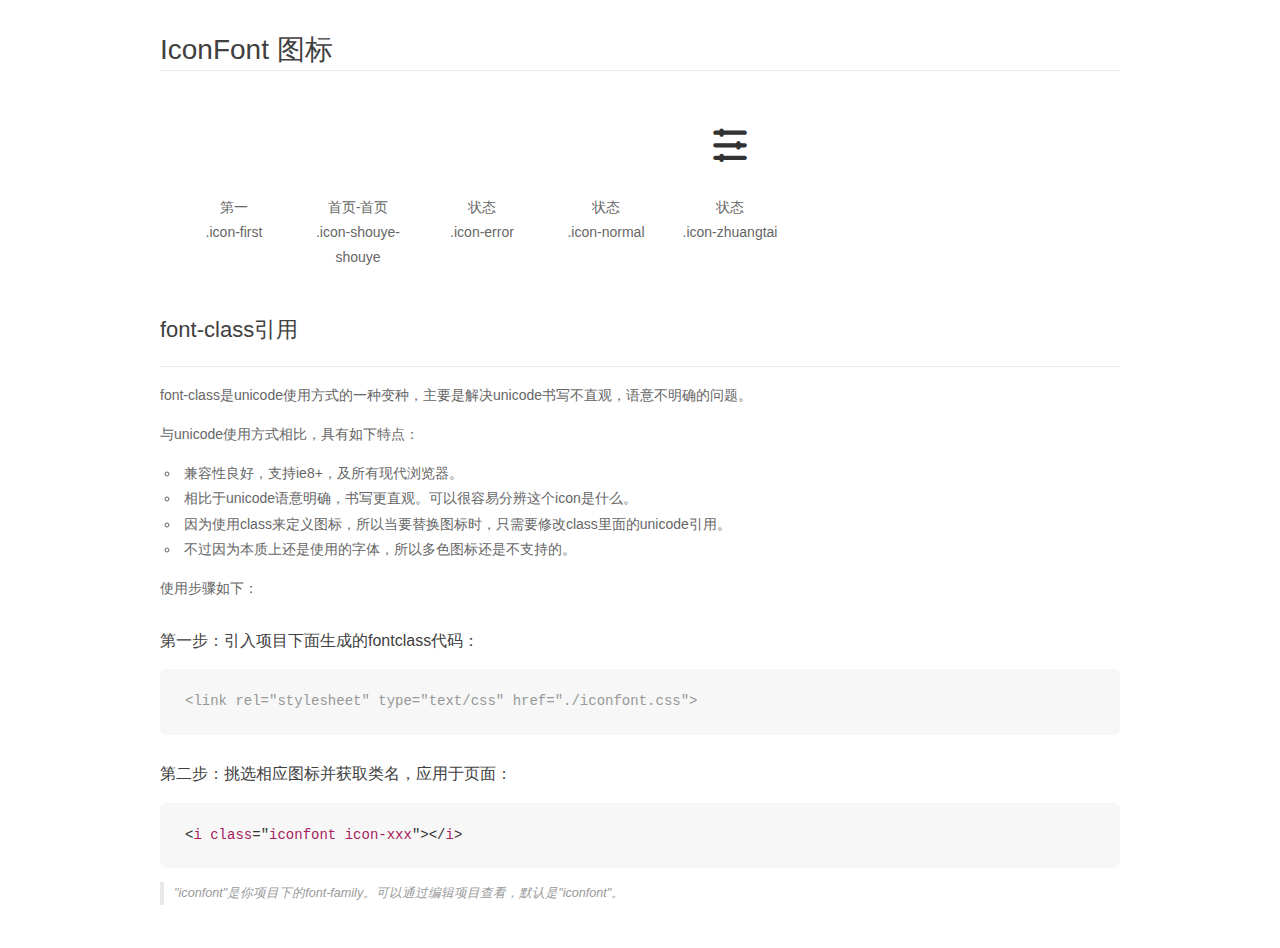
<file: libs/font_adao1rbxh1dfs9k9/demo_fontclass.html>
<!DOCTYPE html>
<html>
<head>
    <meta charset="utf-8"/>
    <title>IconFont</title>
    <link rel="stylesheet" href="demo.css">
    <link rel="stylesheet" href="iconfont.css">
</head>
<body>
    <div class="main markdown">
        <h1>IconFont 图标</h1>
        <ul class="icon_lists clear">
            
                <li>
                <i class="icon iconfont icon-first"></i>
                    <div class="name">第一</div>
                    <div class="fontclass">.icon-first</div>
                </li>
            
                <li>
                <i class="icon iconfont icon-shouye-shouye"></i>
                    <div class="name">首页-首页</div>
                    <div class="fontclass">.icon-shouye-shouye</div>
                </li>
            
                <li>
                <i class="icon iconfont icon-error"></i>
                    <div class="name">状态</div>
                    <div class="fontclass">.icon-error</div>
                </li>
            
                <li>
                <i class="icon iconfont icon-normal"></i>
                    <div class="name">状态</div>
                    <div class="fontclass">.icon-normal</div>
                </li>
            
                <li>
                <i class="icon iconfont icon-zhuangtai"></i>
                    <div class="name">状态</div>
                    <div class="fontclass">.icon-zhuangtai</div>
                </li>
            
        </ul>

        <h2 id="font-class-">font-class引用</h2>
        <hr>

        <p>font-class是unicode使用方式的一种变种，主要是解决unicode书写不直观，语意不明确的问题。</p>
        <p>与unicode使用方式相比，具有如下特点：</p>
        <ul>
        <li>兼容性良好，支持ie8+，及所有现代浏览器。</li>
        <li>相比于unicode语意明确，书写更直观。可以很容易分辨这个icon是什么。</li>
        <li>因为使用class来定义图标，所以当要替换图标时，只需要修改class里面的unicode引用。</li>
        <li>不过因为本质上还是使用的字体，所以多色图标还是不支持的。</li>
        </ul>
        <p>使用步骤如下：</p>
        <h3 id="-fontclass-">第一步：引入项目下面生成的fontclass代码：</h3>


        <pre><code class="lang-js hljs javascript"><span class="hljs-comment">&lt;link rel="stylesheet" type="text/css" href="./iconfont.css"&gt;</span></code></pre>
        <h3 id="-">第二步：挑选相应图标并获取类名，应用于页面：</h3>
        <pre><code class="lang-css hljs">&lt;<span class="hljs-selector-tag">i</span> <span class="hljs-selector-tag">class</span>="<span class="hljs-selector-tag">iconfont</span> <span class="hljs-selector-tag">icon-xxx</span>"&gt;&lt;/<span class="hljs-selector-tag">i</span>&gt;</code></pre>
        <blockquote>
        <p>"iconfont"是你项目下的font-family。可以通过编辑项目查看，默认是"iconfont"。</p>
        </blockquote>
    </div>
</body>
</html>
</file>
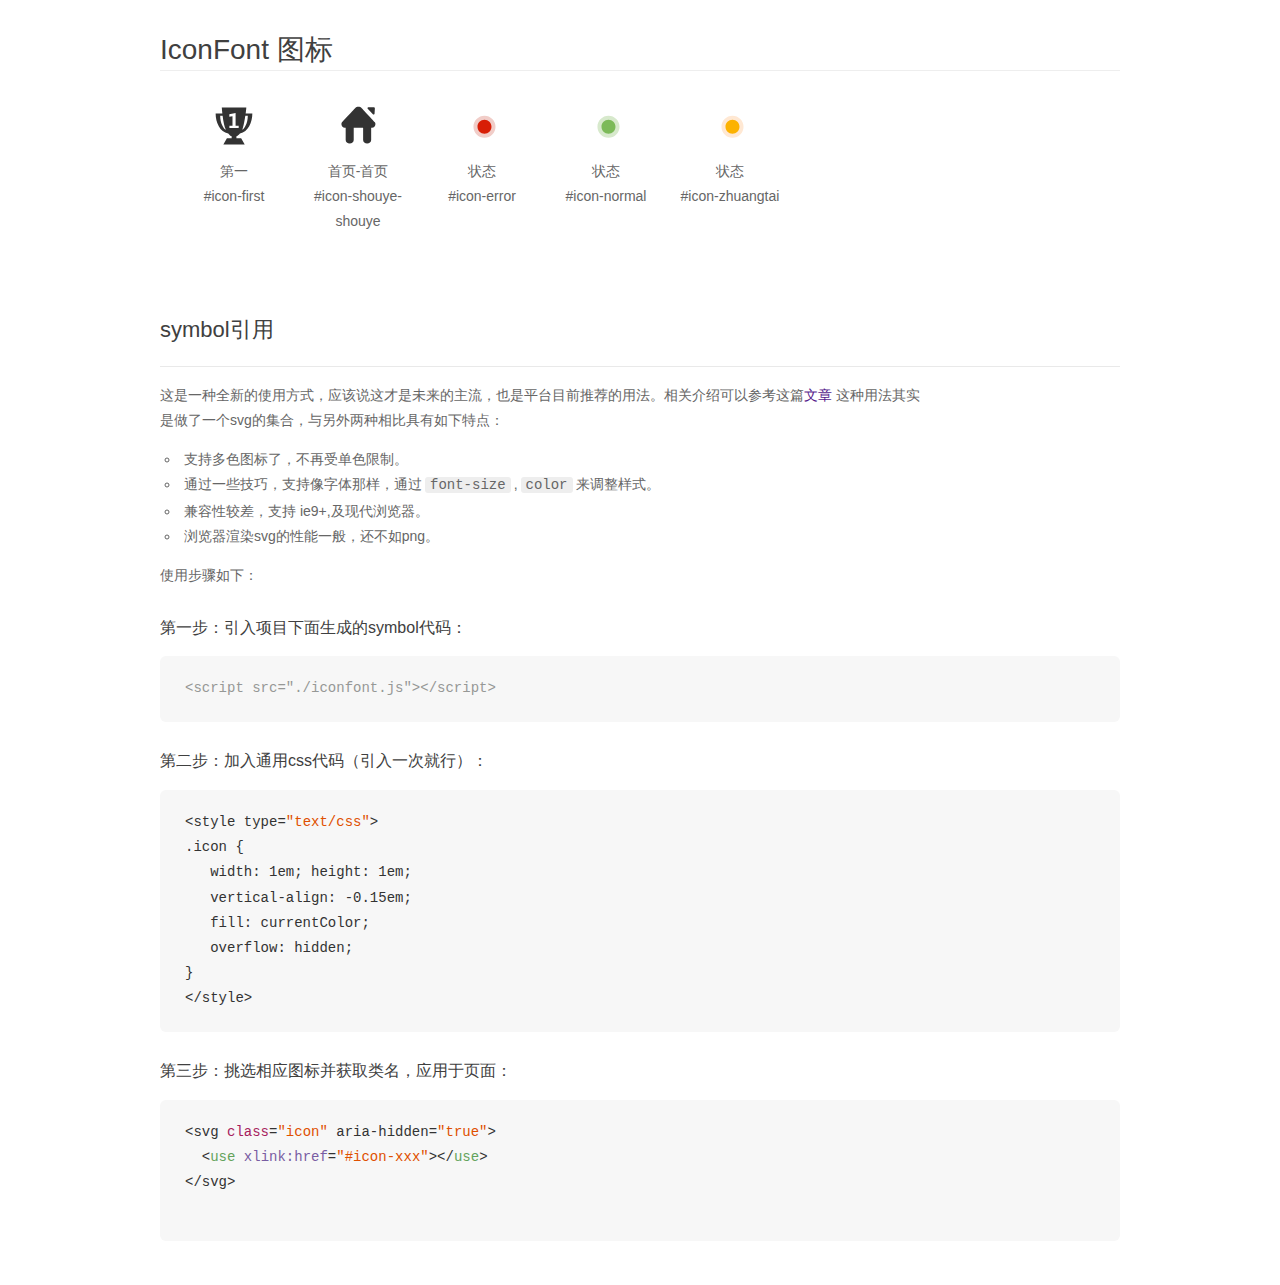
<file: libs/font_adao1rbxh1dfs9k9/demo_symbol.html>
<!DOCTYPE html>
<html>
<head>
    <meta charset="utf-8"/>
    <title>IconFont</title>
    <link rel="stylesheet" href="demo.css">
    <script src="iconfont.js"></script>

    <style type="text/css">
        .icon {
          /* 通过设置 font-size 来改变图标大小 */
          width: 1em; height: 1em;
          /* 图标和文字相邻时，垂直对齐 */
          vertical-align: -0.15em;
          /* 通过设置 color 来改变 SVG 的颜色/fill */
          fill: currentColor;
          /* path 和 stroke 溢出 viewBox 部分在 IE 下会显示
             normalize.css 中也包含这行 */
          overflow: hidden;
        }

    </style>
</head>
<body>
    <div class="main markdown">
        <h1>IconFont 图标</h1>
        <ul class="icon_lists clear">
            
                <li>
                    <svg class="icon" aria-hidden="true">
                        <use xlink:href="#icon-first"></use>
                    </svg>
                    <div class="name">第一</div>
                    <div class="fontclass">#icon-first</div>
                </li>
            
                <li>
                    <svg class="icon" aria-hidden="true">
                        <use xlink:href="#icon-shouye-shouye"></use>
                    </svg>
                    <div class="name">首页-首页</div>
                    <div class="fontclass">#icon-shouye-shouye</div>
                </li>
            
                <li>
                    <svg class="icon" aria-hidden="true">
                        <use xlink:href="#icon-error"></use>
                    </svg>
                    <div class="name">状态</div>
                    <div class="fontclass">#icon-error</div>
                </li>
            
                <li>
                    <svg class="icon" aria-hidden="true">
                        <use xlink:href="#icon-normal"></use>
                    </svg>
                    <div class="name">状态</div>
                    <div class="fontclass">#icon-normal</div>
                </li>
            
                <li>
                    <svg class="icon" aria-hidden="true">
                        <use xlink:href="#icon-zhuangtai"></use>
                    </svg>
                    <div class="name">状态</div>
                    <div class="fontclass">#icon-zhuangtai</div>
                </li>
            
        </ul>


        <h2 id="symbol-">symbol引用</h2>
        <hr>

        <p>这是一种全新的使用方式，应该说这才是未来的主流，也是平台目前推荐的用法。相关介绍可以参考这篇<a href="">文章</a>
        这种用法其实是做了一个svg的集合，与另外两种相比具有如下特点：</p>
        <ul>
          <li>支持多色图标了，不再受单色限制。</li>
          <li>通过一些技巧，支持像字体那样，通过<code>font-size</code>,<code>color</code>来调整样式。</li>
          <li>兼容性较差，支持 ie9+,及现代浏览器。</li>
          <li>浏览器渲染svg的性能一般，还不如png。</li>
        </ul>
        <p>使用步骤如下：</p>
        <h3 id="-symbol-">第一步：引入项目下面生成的symbol代码：</h3>
        <pre><code class="lang-js hljs javascript"><span class="hljs-comment">&lt;script src="./iconfont.js"&gt;&lt;/script&gt;</span></code></pre>
        <h3 id="-css-">第二步：加入通用css代码（引入一次就行）：</h3>
        <pre><code class="lang-js hljs javascript">&lt;style type=<span class="hljs-string">"text/css"</span>&gt;
.icon {
   width: <span class="hljs-number">1</span>em; height: <span class="hljs-number">1</span>em;
   vertical-align: <span class="hljs-number">-0.15</span>em;
   fill: currentColor;
   overflow: hidden;
}
&lt;<span class="hljs-regexp">/style&gt;</span></code></pre>
        <h3 id="-">第三步：挑选相应图标并获取类名，应用于页面：</h3>
        <pre><code class="lang-js hljs javascript">&lt;svg <span class="hljs-class"><span class="hljs-keyword">class</span></span>=<span class="hljs-string">"icon"</span> aria-hidden=<span class="hljs-string">"true"</span>&gt;<span class="xml"><span class="hljs-tag">
  &lt;<span class="hljs-name">use</span> <span class="hljs-attr">xlink:href</span>=<span class="hljs-string">"#icon-xxx"</span>&gt;</span><span class="hljs-tag">&lt;/<span class="hljs-name">use</span>&gt;</span>
</span>&lt;<span class="hljs-regexp">/svg&gt;
        </span></code></pre>
    </div>
</body>
</html>
</file>
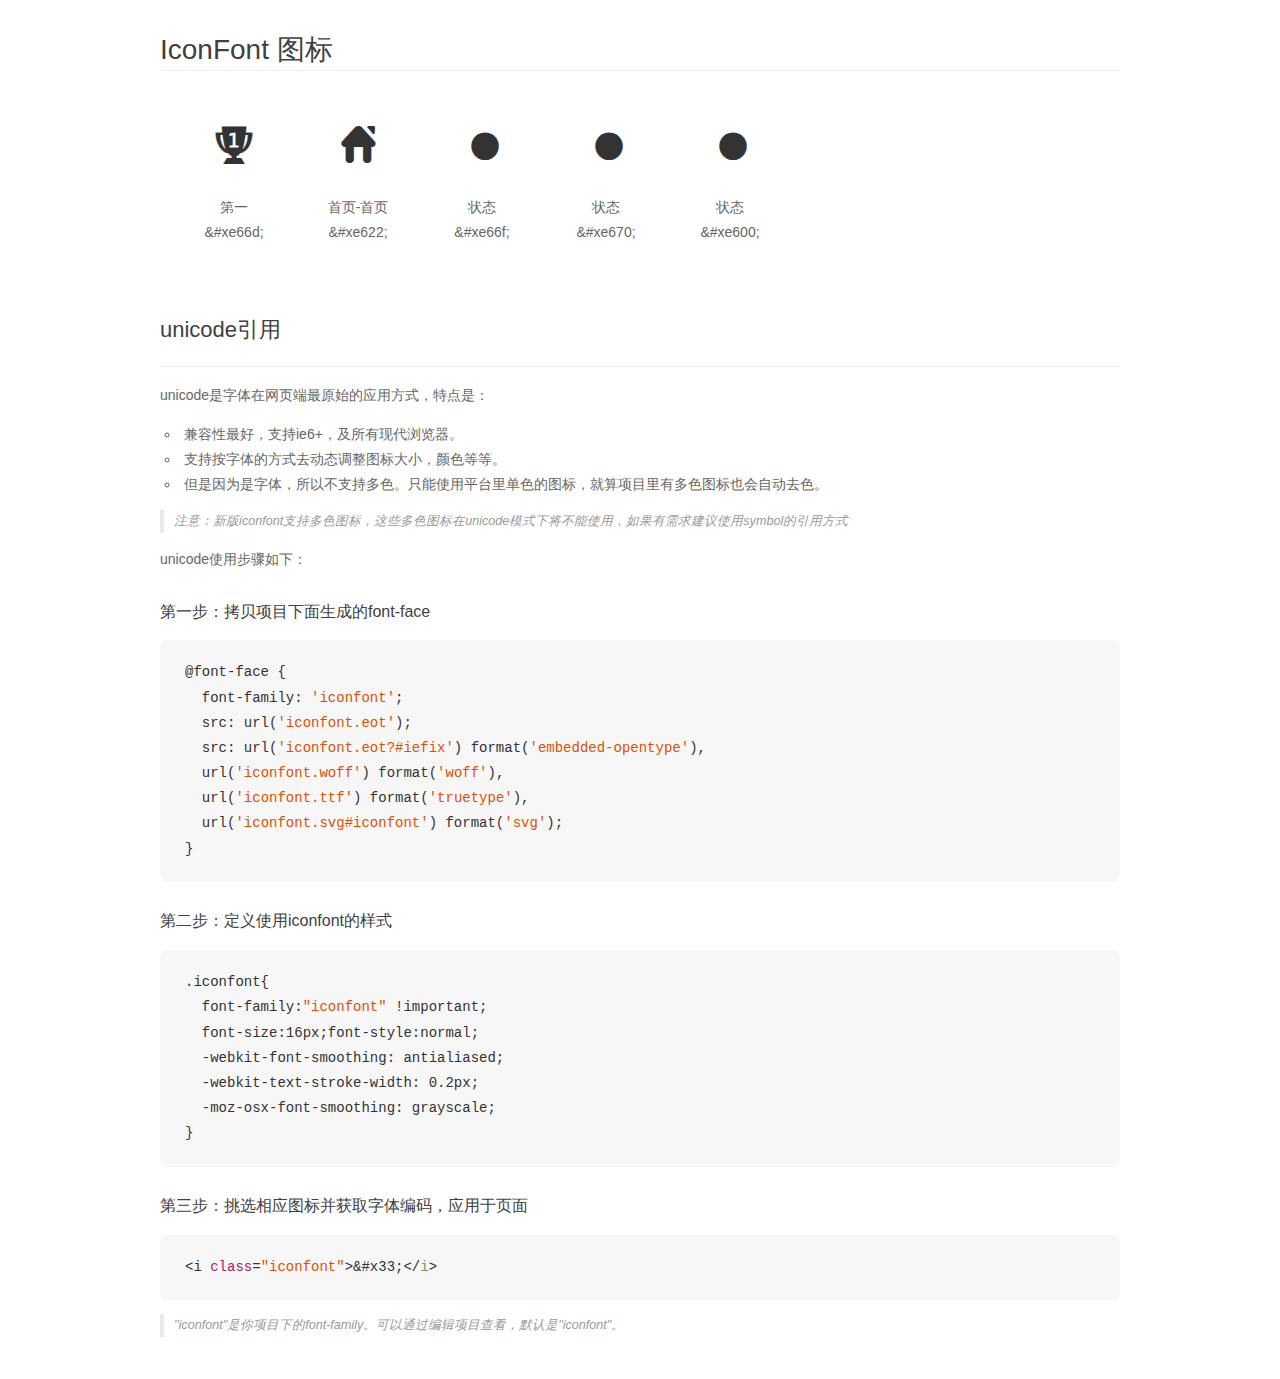
<file: libs/font_adao1rbxh1dfs9k9/demo_unicode.html>
<!DOCTYPE html>
<html>
<head>
    <meta charset="utf-8"/>
    <title>IconFont</title>
    <link rel="stylesheet" href="demo.css">

    <style type="text/css">

        @font-face {font-family: "iconfont";
          src: url('iconfont.eot'); /* IE9*/
          src: url('iconfont.eot#iefix') format('embedded-opentype'), /* IE6-IE8 */
          url('iconfont.woff') format('woff'), /* chrome, firefox */
          url('iconfont.ttf') format('truetype'), /* chrome, firefox, opera, Safari, Android, iOS 4.2+*/
          url('iconfont.svg#iconfont') format('svg'); /* iOS 4.1- */
        }

        .iconfont {
          font-family:"iconfont" !important;
          font-size:16px;
          font-style:normal;
          -webkit-font-smoothing: antialiased;
          -webkit-text-stroke-width: 0.2px;
          -moz-osx-font-smoothing: grayscale;
        }

    </style>
</head>
<body>
    <div class="main markdown">
        <h1>IconFont 图标</h1>
        <ul class="icon_lists clear">
            
                <li>
                <i class="icon iconfont">&#xe66d;</i>
                    <div class="name">第一</div>
                    <div class="code">&amp;#xe66d;</div>
                </li>
            
                <li>
                <i class="icon iconfont">&#xe622;</i>
                    <div class="name">首页-首页</div>
                    <div class="code">&amp;#xe622;</div>
                </li>
            
                <li>
                <i class="icon iconfont">&#xe66f;</i>
                    <div class="name">状态</div>
                    <div class="code">&amp;#xe66f;</div>
                </li>
            
                <li>
                <i class="icon iconfont">&#xe670;</i>
                    <div class="name">状态</div>
                    <div class="code">&amp;#xe670;</div>
                </li>
            
                <li>
                <i class="icon iconfont">&#xe600;</i>
                    <div class="name">状态</div>
                    <div class="code">&amp;#xe600;</div>
                </li>
            
        </ul>
        <h2 id="unicode-">unicode引用</h2>
        <hr>

        <p>unicode是字体在网页端最原始的应用方式，特点是：</p>
        <ul>
        <li>兼容性最好，支持ie6+，及所有现代浏览器。</li>
        <li>支持按字体的方式去动态调整图标大小，颜色等等。</li>
        <li>但是因为是字体，所以不支持多色。只能使用平台里单色的图标，就算项目里有多色图标也会自动去色。</li>
        </ul>
        <blockquote>
        <p>注意：新版iconfont支持多色图标，这些多色图标在unicode模式下将不能使用，如果有需求建议使用symbol的引用方式</p>
        </blockquote>
        <p>unicode使用步骤如下：</p>
        <h3 id="-font-face">第一步：拷贝项目下面生成的font-face</h3>
        <pre><code class="lang-js hljs javascript">@font-face {
  font-family: <span class="hljs-string">'iconfont'</span>;
  src: url(<span class="hljs-string">'iconfont.eot'</span>);
  src: url(<span class="hljs-string">'iconfont.eot?#iefix'</span>) format(<span class="hljs-string">'embedded-opentype'</span>),
  url(<span class="hljs-string">'iconfont.woff'</span>) format(<span class="hljs-string">'woff'</span>),
  url(<span class="hljs-string">'iconfont.ttf'</span>) format(<span class="hljs-string">'truetype'</span>),
  url(<span class="hljs-string">'iconfont.svg#iconfont'</span>) format(<span class="hljs-string">'svg'</span>);
}
</code></pre>
        <h3 id="-iconfont-">第二步：定义使用iconfont的样式</h3>
        <pre><code class="lang-js hljs javascript">.iconfont{
  font-family:<span class="hljs-string">"iconfont"</span> !important;
  font-size:<span class="hljs-number">16</span>px;font-style:normal;
  -webkit-font-smoothing: antialiased;
  -webkit-text-stroke-width: <span class="hljs-number">0.2</span>px;
  -moz-osx-font-smoothing: grayscale;
}
</code></pre>
        <h3 id="-">第三步：挑选相应图标并获取字体编码，应用于页面</h3>
        <pre><code class="lang-js hljs javascript">&lt;i <span class="hljs-class"><span class="hljs-keyword">class</span></span>=<span class="hljs-string">"iconfont"</span>&gt;&amp;#x33;<span class="xml"><span class="hljs-tag">&lt;/<span class="hljs-name">i</span>&gt;</span></span></code></pre>

        <blockquote>
        <p>"iconfont"是你项目下的font-family。可以通过编辑项目查看，默认是"iconfont"。</p>
        </blockquote>
    </div>


</body>
</html>
</file>
<file: libs/font_adao1rbxh1dfs9k9/iconfont.css>
@font-face {
  font-family: 'iconfont';
  src: url('../font_adao1rbxh1dfs9k9/t/font_198082_vb9bd2dm9ju1sjor.eot');
  src: url('../font_adao1rbxh1dfs9k9/t/font_198082_vb9bd2dm9ju1sjor.eot?#iefix') format('embedded-opentype'),
  url('../font_adao1rbxh1dfs9k9/t/font_198082_vb9bd2dm9ju1sjor.woff') format('woff'),
  url('../font_adao1rbxh1dfs9k9/t/font_198082_vb9bd2dm9ju1sjor.ttf') format('truetype'),
  url('../font_adao1rbxh1dfs9k9/t/font_198082_vb9bd2dm9ju1sjor.svg#iconfont') format('svg');
}

.iconfont {
  font-family:"iconfont" !important;
  font-size:20px;
  font-style:normal;
  color:#06d7ea;
  -webkit-font-smoothing: antialiased;
  -moz-osx-font-smoothing: grayscale;
}

.icon-first:before { content: "\e66d"; }

.icon-shouye-shouye:before { content: "\e622"; }

.icon-error:before { content: "\e66f"; }

.icon-normal:before { content: "\e670"; }

.icon-zhuangtai:before { content: "\e600"; }
</file>
<file: libs/font_adao1rbxh1dfs9k9/demo.css>
*{margin: 0;padding: 0;list-style: none;}
/*
KISSY CSS Reset
理念：1. reset 的目的不是清除浏览器的默认样式，这仅是部分工作。清除和重置是紧密不可分的。
2. reset 的目的不是让默认样式在所有浏览器下一致，而是减少默认样式有可能带来的问题。
3. reset 期望提供一套普适通用的基础样式。但没有银弹，推荐根据具体需求，裁剪和修改后再使用。
特色：1. 适应中文；2. 基于最新主流浏览器。
维护：玉伯<lifesinger@gmail.com>, 正淳<ragecarrier@gmail.com>
 */

/** 清除内外边距 **/
body, h1, h2, h3, h4, h5, h6, hr, p, blockquote, /* structural elements 结构元素 */
dl, dt, dd, ul, ol, li, /* list elements 列表元素 */
pre, /* text formatting elements 文本格式元素 */
form, fieldset, legend, button, input, textarea, /* form elements 表单元素 */
th, td /* table elements 表格元素 */ {
  margin: 0;
  padding: 0;
}

/** 设置默认字体 **/
body,
button, input, select, textarea /* for ie */ {
  font: 12px/1.5 tahoma, arial, \5b8b\4f53, sans-serif;
}
h1, h2, h3, h4, h5, h6 { font-size: 100%; }
address, cite, dfn, em, var { font-style: normal; } /* 将斜体扶正 */
code, kbd, pre, samp { font-family: courier new, courier, monospace; } /* 统一等宽字体 */
small { font-size: 12px; } /* 小于 12px 的中文很难阅读，让 small 正常化 */

/** 重置列表元素 **/
ul, ol { list-style: none; }

/** 重置文本格式元素 **/
a { text-decoration: none; }
a:hover { text-decoration: underline; }


/** 重置表单元素 **/
legend { color: #000; } /* for ie6 */
fieldset, img { border: 0; } /* img 搭车：让链接里的 img 无边框 */
button, input, select, textarea { font-size: 100%; } /* 使得表单元素在 ie 下能继承字体大小 */
/* 注：optgroup 无法扶正 */

/** 重置表格元素 **/
table { border-collapse: collapse; border-spacing: 0; }

/* 清除浮动 */
.ks-clear:after, .clear:after {
  content: '\20';
  display: block;
  height: 0;
  clear: both;
}
.ks-clear, .clear {
  *zoom: 1;
}

.main {
  padding: 30px 100px;
width: 960px;
margin: 0 auto;
}
.main h1{font-size:36px; color:#333; text-align:left;margin-bottom:30px; border-bottom: 1px solid #eee;}

.helps{margin-top:40px;}
.helps pre{
  padding:20px;
  margin:10px 0;
  border:solid 1px #e7e1cd;
  background-color: #fffdef;
  overflow: auto;
}

.icon_lists{
  width: 100% !important;

}

.icon_lists li{
  float:left;
  width: 100px;
  height:180px;
  text-align: center;
  list-style: none !important;
}
.icon_lists .icon{
  font-size: 42px;
  line-height: 100px;
  margin: 10px 0;
  color:#333;
  -webkit-transition: font-size 0.25s ease-out 0s;
  -moz-transition: font-size 0.25s ease-out 0s;
  transition: font-size 0.25s ease-out 0s;

}
.icon_lists .icon:hover{
  font-size: 100px;
}



.markdown {
  color: #666;
  font-size: 14px;
  line-height: 1.8;
}

.highlight {
  line-height: 1.5;
}

.markdown img {
  vertical-align: middle;
  max-width: 100%;
}

.markdown h1 {
  color: #404040;
  font-weight: 500;
  line-height: 40px;
  margin-bottom: 24px;
}

.markdown h2,
.markdown h3,
.markdown h4,
.markdown h5,
.markdown h6 {
  color: #404040;
  margin: 1.6em 0 0.6em 0;
  font-weight: 500;
  clear: both;
}

.markdown h1 {
  font-size: 28px;
}

.markdown h2 {
  font-size: 22px;
}

.markdown h3 {
  font-size: 16px;
}

.markdown h4 {
  font-size: 14px;
}

.markdown h5 {
  font-size: 12px;
}

.markdown h6 {
  font-size: 12px;
}

.markdown hr {
  height: 1px;
  border: 0;
  background: #e9e9e9;
  margin: 16px 0;
  clear: both;
}

.markdown p,
.markdown pre {
  margin: 1em 0;
}

.markdown > p,
.markdown > blockquote,
.markdown > .highlight,
.markdown > ol,
.markdown > ul {
  width: 80%;
}

.markdown ul > li {
  list-style: circle;
}

.markdown > ul li,
.markdown blockquote ul > li {
  margin-left: 20px;
  padding-left: 4px;
}

.markdown > ul li p,
.markdown > ol li p {
  margin: 0.6em 0;
}

.markdown ol > li {
  list-style: decimal;
}

.markdown > ol li,
.markdown blockquote ol > li {
  margin-left: 20px;
  padding-left: 4px;
}

.markdown code {
  margin: 0 3px;
  padding: 0 5px;
  background: #eee;
  border-radius: 3px;
}

.markdown pre {
  border-radius: 6px;
  background: #f7f7f7;
  padding: 20px;
}

.markdown pre code {
  border: none;
  background: #f7f7f7;
  margin: 0;
}

.markdown strong,
.markdown b {
  font-weight: 600;
}

.markdown > table {
  border-collapse: collapse;
  border-spacing: 0px;
  empty-cells: show;
  border: 1px solid #e9e9e9;
  width: 95%;
  margin-bottom: 24px;
}

.markdown > table th {
  white-space: nowrap;
  color: #333;
  font-weight: 600;

}

.markdown > table th,
.markdown > table td {
  border: 1px solid #e9e9e9;
  padding: 8px 16px;
  text-align: left;
}

.markdown > table th {
  background: #F7F7F7;
}

.markdown blockquote {
  font-size: 90%;
  color: #999;
  border-left: 4px solid #e9e9e9;
  padding-left: 0.8em;
  margin: 1em 0;
  font-style: italic;
}

.markdown blockquote p {
  margin: 0;
}

.markdown .anchor {
  opacity: 0;
  transition: opacity 0.3s ease;
  margin-left: 8px;
}

.markdown .waiting {
  color: #ccc;
}

.markdown h1:hover .anchor,
.markdown h2:hover .anchor,
.markdown h3:hover .anchor,
.markdown h4:hover .anchor,
.markdown h5:hover .anchor,
.markdown h6:hover .anchor {
  opacity: 1;
  display: inline-block;
}

.markdown > br,
.markdown > p > br {
  clear: both;
}


.hljs {
  display: block;
  background: white;
  padding: 0.5em;
  color: #333333;
  overflow-x: auto;
}

.hljs-comment,
.hljs-meta {
  color: #969896;
}

.hljs-string,
.hljs-variable,
.hljs-template-variable,
.hljs-strong,
.hljs-emphasis,
.hljs-quote {
  color: #df5000;
}

.hljs-keyword,
.hljs-selector-tag,
.hljs-type {
  color: #a71d5d;
}

.hljs-literal,
.hljs-symbol,
.hljs-bullet,
.hljs-attribute {
  color: #0086b3;
}

.hljs-section,
.hljs-name {
  color: #63a35c;
}

.hljs-tag {
  color: #333333;
}

.hljs-title,
.hljs-attr,
.hljs-selector-id,
.hljs-selector-class,
.hljs-selector-attr,
.hljs-selector-pseudo {
  color: #795da3;
}

.hljs-addition {
  color: #55a532;
  background-color: #eaffea;
}

.hljs-deletion {
  color: #bd2c00;
  background-color: #ffecec;
}

.hljs-link {
  text-decoration: underline;
}

pre{
  background: #fff;
}
</file>
